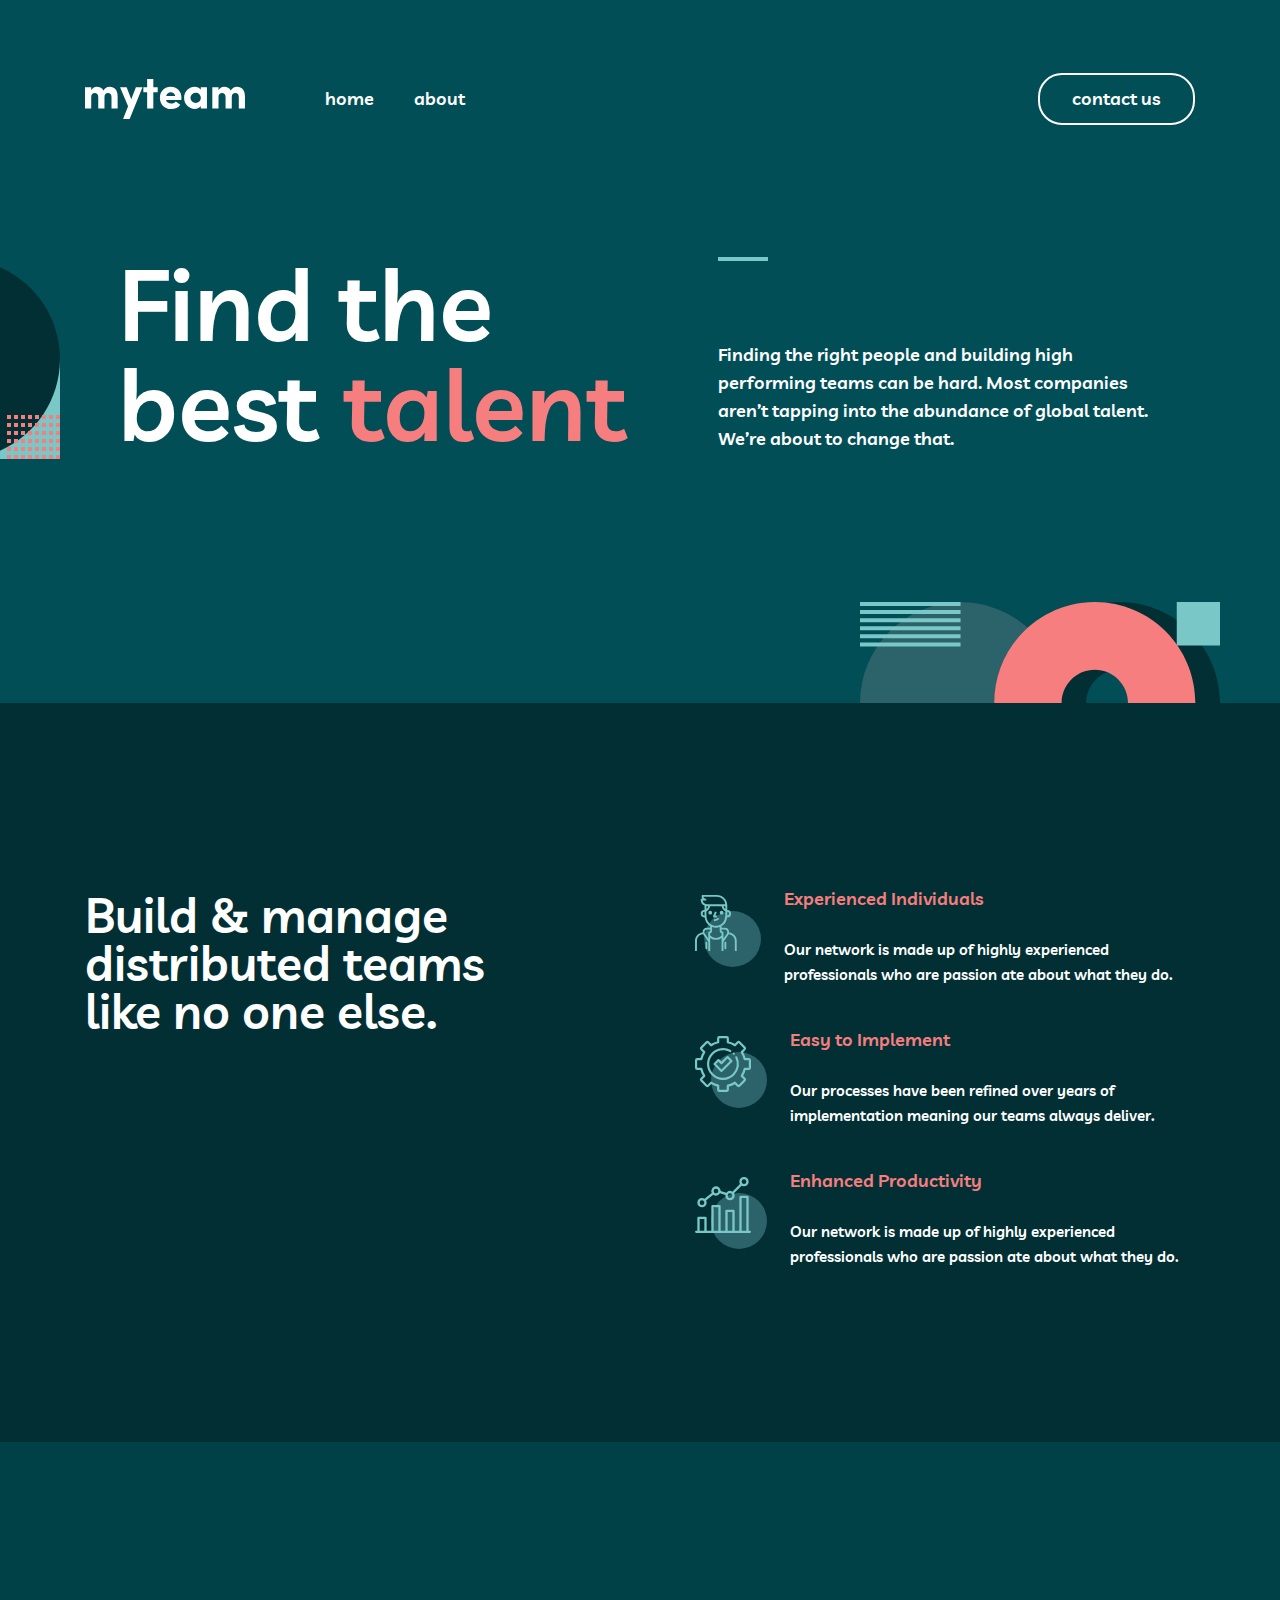
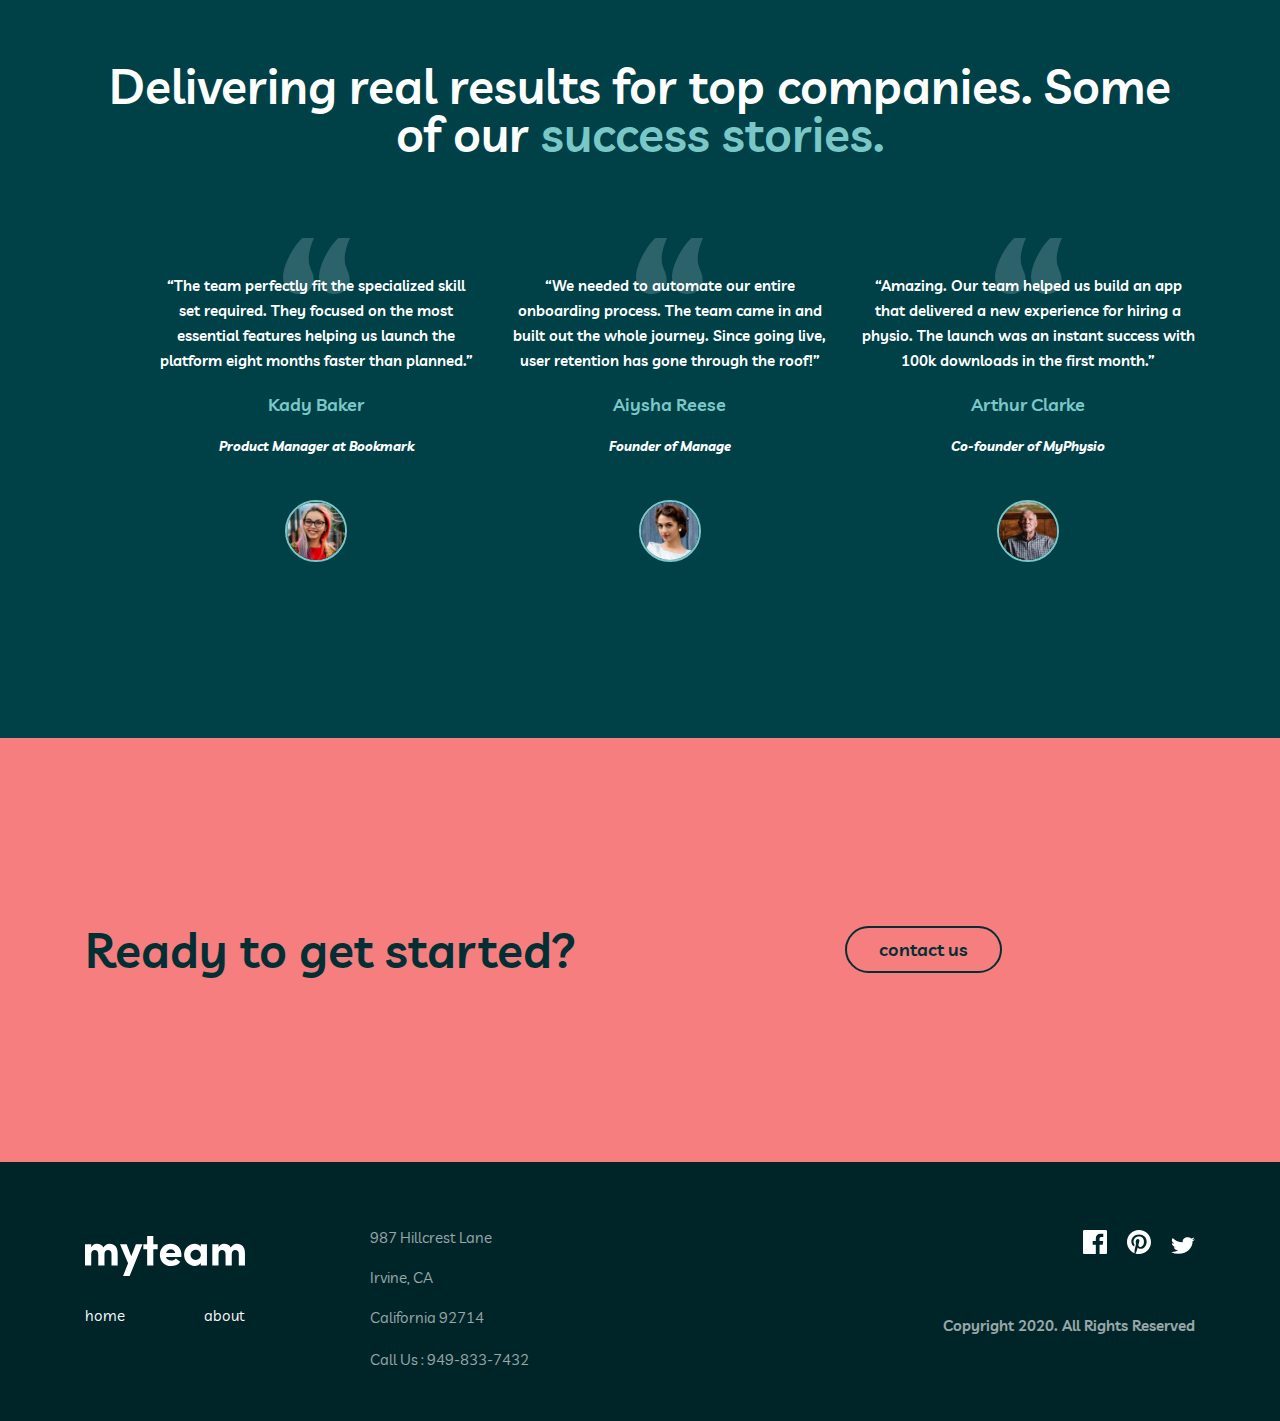
<file: index.html>
<!DOCTYPE html>
<html lang="en">

<head>
  <meta charset="UTF-8">
  <meta http-equiv="X-UA-Compatible" content="IE=edge">
  <meta name="viewport" content="width=device-width, initial-scale=1.0">
  <title>MyTeam</title>
  <link rel="stylesheet" href="./styles/normalize.css">
  <link rel="stylesheet" href="./styles/main.css">
</head>

<body>

  <header class="site-header">
    <div class="container">
      <div class="header-inner">
        <div class="logo-nav">
          <a class="logo-link" href="./index.html">
            <img class="logo" src="./img/myteam.svg" alt="logo" width="160" height="40">
          </a>
          
          <nav class="navbar">
            <ul class="nav-list">
              <li class="nav-item">
                <a class="nav-item-link" href="./index.html">home</a>
              </li>
              <li class="nav-item">
                <a class="nav-item-link" href="./about.html">about</a>
              </li>
            </ul> 
          </nav>
        </div>  
        <a class="contact-us" href="#link">contact us</a>
        <label class="header__label">
          <input class="header__input-cont visually-hidden" type="checkbox">
          <div class="modal">
              <ul class="modal__list">
                  <li class="modal__item">
                <a class="nav-item-link" href="./index.html">home</a>
                  </li>
          
                  <li class="modal__item">
                <a class="nav-item-link" href="./about.html">about</a>
                  </li>
                  <li class="modal__item">
                    <a class="contact-last-us" href="#link">contact us</a>
                      </li>
              </ul>
          </div>
          <img class="header__hamburger" src="./img/hamburger.png" alt="Hamburger img" width="25" height="25">
          <img class="header__hamburger2" src="./img/delete.svg" alt="delete img" width="25" height="25">

      </label>
      </div>
    </div>
  </header>

  <main class="site-main">
    <h1 class="vissualy-hidden" hidden>MYteam</h1>
    
    <section class="hero-section">
      <div class="container hero-section__container">
        <h2 class="site-main__title">Find the best <span class="site-main__span">talent</span></h2>
        <p class="site-main__text">Finding the right people and building high performing teams can be hard.
           Most companies aren’t tapping into the abundance of global talent.
           We’re about to change that.</p>
      </div>
    </section>
    
    <section class="second-section">
      <div class="container">
        <div class="second-content">
           <div class="content-box1">
            <h3 class="second-content-title">
              Build & manage distributed teams like no one else.
            </h3>
           </div>
           <div class="content-box2">
            <ul class="content-list">
              <li class="content-list-item">
                <img class="content-img" src="./img/icon-person.svg" alt="person icon svg" width="72" height="72">
                <div class="content-pox">
              <h4 class="content-box2-title"><span class="site-main__span">Experienced Individuals</span></h4>
            <p class="content-box2-text">Our network is made up of highly experienced professionals who are passion ate about what they do.</p>
          </div></li>
              <li class="content-list-item">
                <img class="content-img" src="./img/icon-cog.svg" alt="cog icon svg" width="72" height="72">
                <div>
                  <h4 class="content-box2-title"><span class="site-main__span">Easy to Implement</span></h4>
                  <p class="content-box2-text">Our processes have been refined over years of implementation meaning our teams always deliver.</p>
                </div></li>
              <li class="content-list-item">
                <img class="content-img" src="./img/icon-chart.svg" alt="chart icon svg" width="72" height="72">
                <div>
                  <h4 class="content-box2-title"><span class="site-main__span" >Enhanced Productivity</span></h4>
                  <p class="content-box2-text">Our network is made up of highly experienced professionals who are passion ate about what they do.</p>
                </div>
              </li>
            </ul>
           </div>
        </div>
      </div>
    </section>
    
    <section class="third-section">
       <div class="container">
         <h5 class="third-section-title">
          Delivering real results for top companies. Some of our <span class="third-section-span">success stories.</span>
         </h5>
        <div class="third-content">
          <ul class="third-content-list">
            <li class="third-content-list-item">
              <p class="third-content-text"> “The team perfectly fit the specialized skill set required. They focused on the most essential features helping us launch the platform eight months faster than planned.”</p>
              <p><span class="third-section-span">Kady Baker</span></p>
              <p class="third-content-last-text">Product Manager at Bookmark</p>
              <img class="third-content-img" src="./img/avatar-kady.jpg" alt="kady jpg" width="62" height="62">
            </li>
            <li class="third-content-list-item">
              <p class="third-content-text">“We needed to automate our entire onboarding process. The team came in and built out the whole journey. Since going live, user retention has gone through the roof!”</p>
              <p><span class="third-section-span">Aiysha Reese</span><p>
              <p class="third-content-last-text">Founder of Manage</p>
              <img class="third-content-img" src="./img/avatar-aiysha.jpg" alt="artur jpg" width="62" height="62">
             
            </li>
            <li class="third-content-list-item">
              <p  class="third-content-text">“Amazing. Our team helped us build an app that delivered a new experience for hiring a physio. The launch was an instant success with 100k downloads in the first month.”</p>
              <p><span class="third-section-span">Arthur Clarke</span></p>
              <p class="third-content-last-text" >Co-founder of MyPhysio</p>
              <img class="third-content-img" src="./img/avatar-arthur.jpg" alt="aysha jpg" width="62" height="62">
            </li>
          </ul>
        </div>  
       </div>
    </section>
    
    <section class="fourth-section">
      <div class="container">
        <div class="fourth-list">
          <div>
        <h6 class="fourth-section-title">Ready to get started?</h6>
          </div>
        <div>
          <a class="contact-last2-us" href="#link">contact us</a>
        </div>
        </div>
      </div>

    </section>
   </main>
  <!-- FOOTER START  -->
   <footer class="site-footer">
    <div class="container">
      <div class="footer">
        <div class="footer-left">
          <div class="footer-menu">
            <a href="index.html"><img class="logo-footer" src="./img/myteam.svg" alt="myteam" width="160"
                height="40"></a>
            <ul class="footer-menu-list">
              <li class="footer-menu-items">
                <a  class="navbar-link" href="index.html">home</a>
              </li>
              <li class="footer-menu-items">
                <a class="navbar-link" href="about.html">about</a>
              </li>
            </ul>
          </div>
          <div class="footer-address">
            <p class="addres-text" >987 Hillcrest Lane</p>
            <p class="addres-text">Irvine, CA</p>
            <p class="addres-text">California 92714</p>
            <a class="navbar-link" href="tel:949-833-7432">Call Us : 949-833-7432</a>
          </div>
        </div>
        <div class="footer-right">
          <div class="icon-links">
            <a class="footer-link" href="https://www.facebook.com/" target="blank"><img src="./img/icon-facebook.svg" alt="facebook" width="24"
                height="24"></a>
            <a class="footer-link" href="https://www.pinterest.com/" target="blank"><img src="./img/icon-pinterest.svg" alt="pinterest"
                width="24" height="24"></a>
            <a class="footer-link" href="https://twitter.com/?lang=ru" target="blank"><img src="./img/icon-twitter.svg" alt="twitter" width="24"
                height="17"></a>
          </div>
          <p class="footer-right-text">Copyright 2020. All Rights Reserved</p>
        </div>
      </div>
    </div>
  </footer>

</body>
</html>
</file>
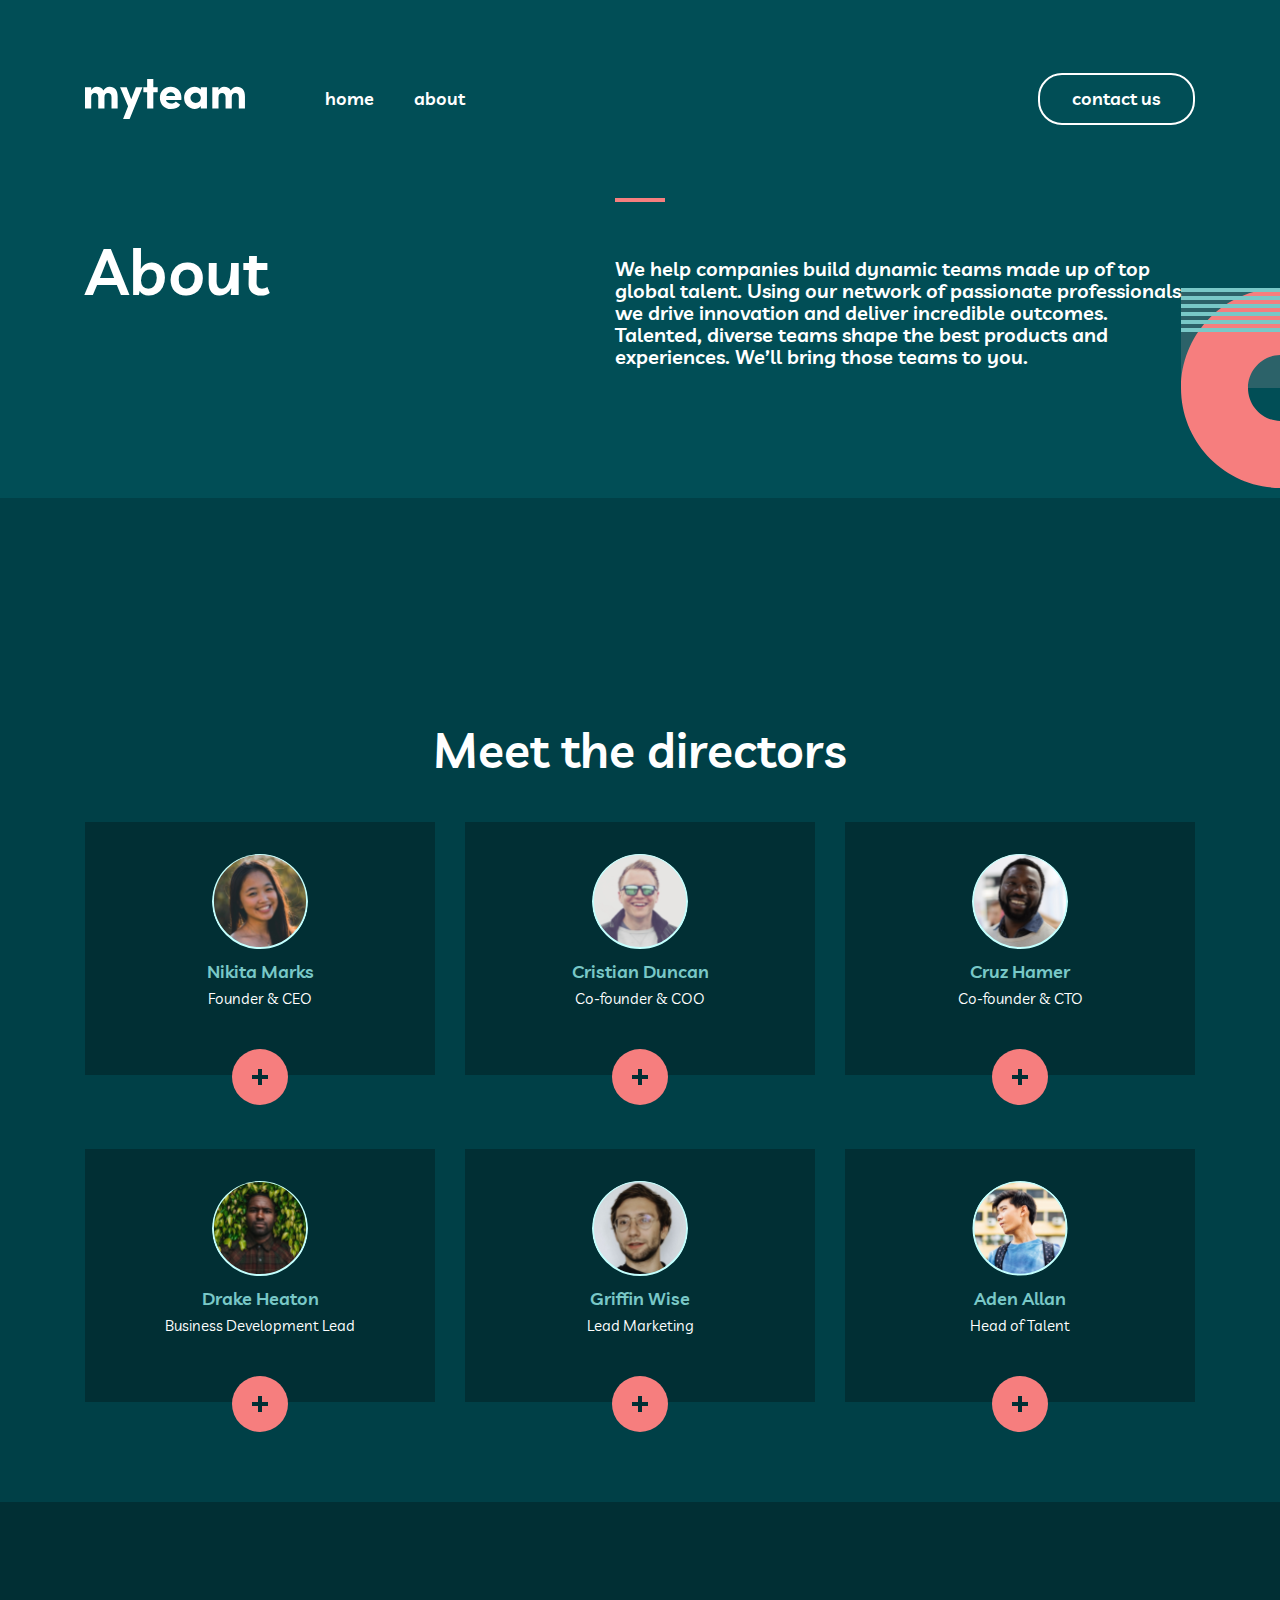
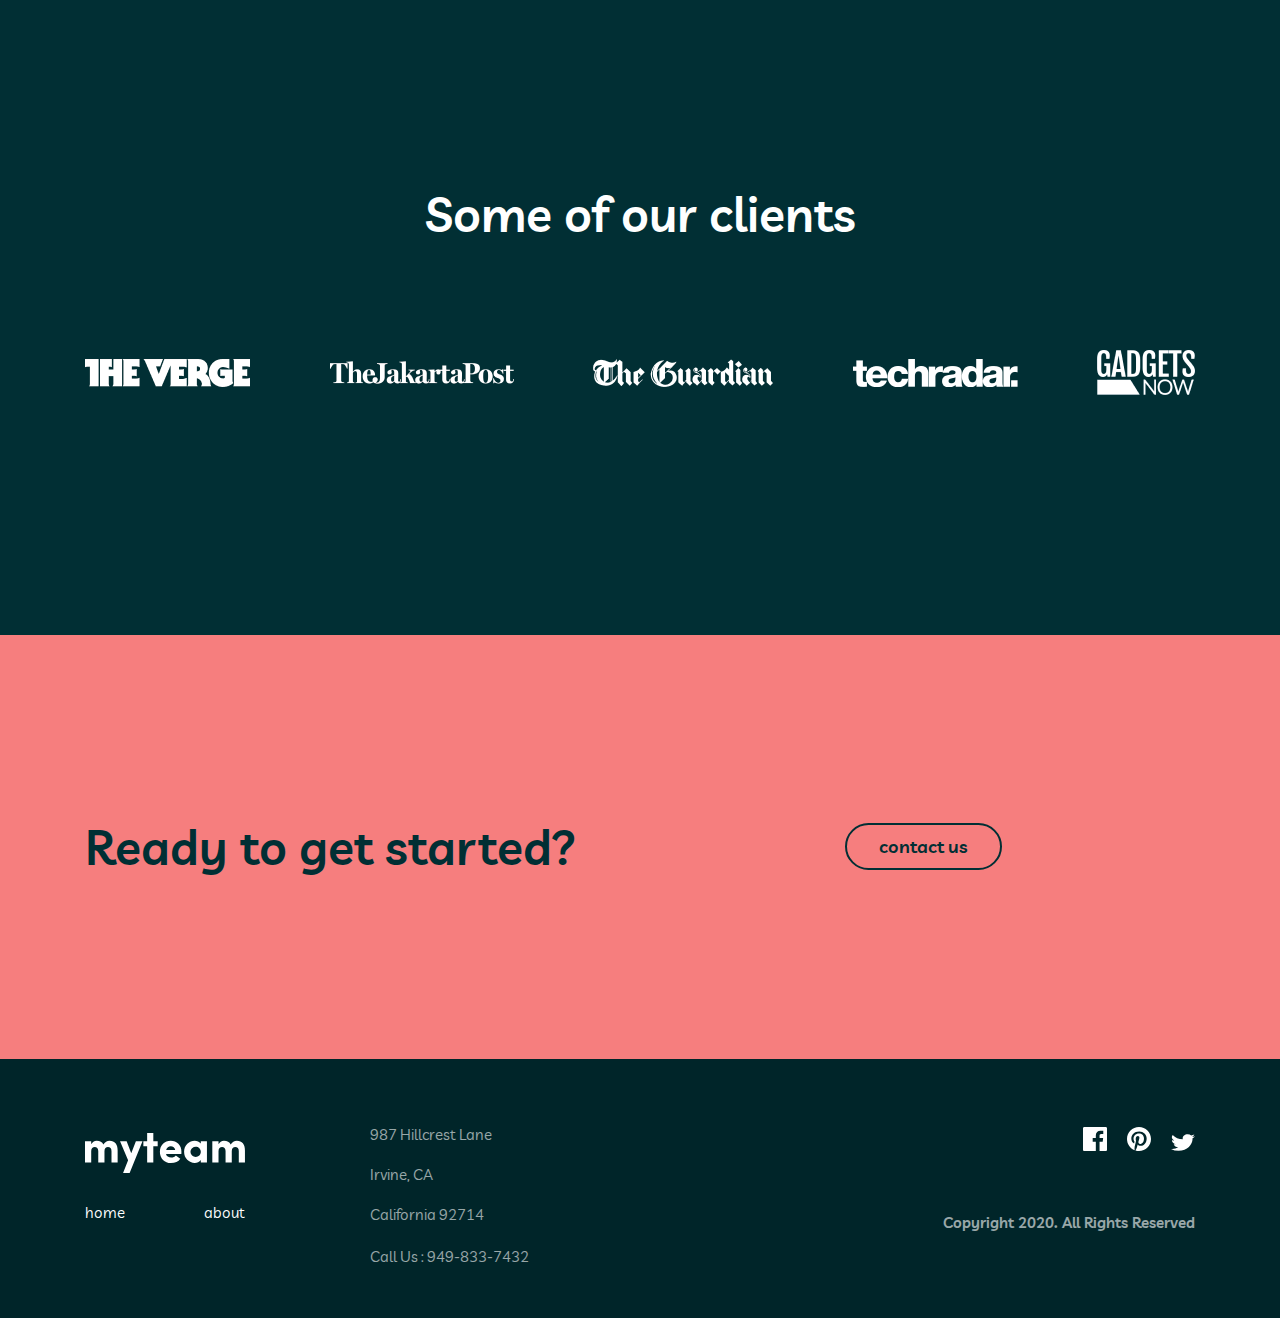
<file: about.html>
<!DOCTYPE html>
<html lang="en">

<head>
  <meta charset="UTF-8">
  <meta http-equiv="X-UA-Compatible" content="IE=edge">
  <meta name="viewport" content="width=device-width, initial-scale=1.0">
  <title>About</title>
  <link rel="stylesheet" href="./styles/normalize.css">
  <link rel="stylesheet" href="./styles/main.css">
</head>

<body>

  <header class="site-header">
    <div class="container">
      <div class="header-inner">
        <div class="logo-nav">
          <a class="logo-link" href="./index.html">
            <img class="logo" src="./img/myteam.svg" alt="logo" width="160" height="40">
          </a>
          
          <nav class="navbar">
            <ul class="nav-list">
              <li class="nav-item">
                <a class="nav-item-link" href="./index.html">home</a>
              </li>
              <li class="nav-item">
                <a class="nav-item-link" href="./about.html">about</a>
              </li>
            </ul> 
          </nav>
        </div>  
        <a class="contact-us" href="#link">contact us</a>
        <label class="header__label">
          <input class="header__input-cont visually-hidden" type="checkbox">
          <div class="modal">
              <ul class="modal__list">
                  <li class="modal__item">
                <a class="nav-item-link" href="./index.html">home</a>
                  </li>
          
                  <li class="modal__item">
                <a class="nav-item-link" href="./about.html">about</a>
                  </li>
                  <li class="modal__item">
                    <a class="contact-last-us" href="#link">contact us</a>
                      </li>
              </ul>
          </div>
          <img class="header__hamburger" src="./img/hamburger.png" alt="Hamburger img" width="25" height="25">
          <img class="header__hamburger2" src="./img/delete.svg" alt="delete img" width="25" height="25">

      </label>
      </div>
    </div>
  </header>
  
  
  <!-- MAIN START  -->
  
  <main class="site-main">
    <h1 class="visually-hidden" hidden>About</h1>
    <section class="main__section">
        <div class="container">
            <div class="section__about">
              <div>
              <h2 class="section__about-title">About</h2>

              </div>
              <div class="about__text">
                <span class="about__text-span"></span>
                <p class="about__text-p ">
                  We help companies build dynamic teams made up of top global talent. Using our network of passionate professionals we drive innovation and deliver incredible outcomes. Talented, diverse teams shape the best products and experiences. We’ll bring those teams to you.
                </p>
              </div>  
            </div>
            </div>
          </section>

    <section class="directors">
      <div class="container">
        <h3 class="directors__title">
          Meet the directors
        </h3>

        <div class="directors__inner">
          <ul class="directors__list">
            <li class="directors__item director">
              <button class="director__button" type="button">
                <img class="director__button-img" src="./img/plus.svg" alt="button img" width="16"
                  height="16">
              </button>

              <div class="director__content">
                <div class="director__content-left">
                  <img class="director__picture" src="./img/nikita.svg" alt="Avatar" width="96"
                    height="96">

                  <div class="director__name">Nikita Marks</div>
                  <div class="director__position">Founder & CEO</div>
                </div>
                <div class="director__content-right">
                  <div class="director__name">Nikita Marks</div>
                  <blockquote class="director__quote">
                    “Empowered teams create truly amazing products. Set the north star and let them follow it.”
                  </blockquote>
                  <a href="" class="director__content-link"><img class="director__content-img" src="./img/Path.svg" alt="twitter logo"  width="25" height="25"></a>
            
                  <a href="" class="director__content-link"><img  class="director__content-img" src="./img/Shape.svg" alt="linkedin logo"  width="20" height="20"></a>
                  
                </div>
              </div>
            </li>

            <li class="directors__item director">
              <button class="director__button" type="button">
                <img class="director__button-img" src="./img/plus.svg" alt="button img" width="16"
                  height="16">
              </button>

              <div class="director__content">
                <div class="director__content-left">
                  <img class="director__picture" src="./img/cristian.svg" alt="Avatar" width="96"
                    height="96">

                  <div class="director__name">Cristian Duncan</div>

                  <div class="director__position">Co-founder & COO</div>
                </div>

                <div class="director__content-right">
                  <div class="director__name">Cristian Duncan</div>

                  <blockquote class="director__quote">
                    “Empowered teams create truly amazing products. Set the north star and let them follow it.”
                  </blockquote>

                  <a href="" class="director__content-link"><img class="director__content-img" src="./img/Path.svg" alt="twitter logo"  width="25" height="25"></a>
                  
                  <a href="" class="director__content-link"><img  class="director__content-img" src="./img/Shape.svg" alt="linkedin logo"  width="20" height="20"></a>
                  
                </div>
              </div>
            </li>

            <li class="directors__item director">
              <button class="director__button" type="button">
                <img class="director__button-img" src="./img/plus.svg" alt="button img" width="16"
                  height="16">
              </button>

              <div class="director__content">
                <div class="director__content-left">
                  <img class="director__picture" src="./img/cruz.svg" alt="Avatar" width="96"
                    height="96">

                  <div class="director__name">Cruz Hamer</div>

                  <div class="director__position">Co-founder & CTO</div>
                </div>

                <div class="director__content-right">
                  <div class="director__name">Cruz Hamer</div>

                  <blockquote class="director__quote">
                    “Empowered teams create truly amazing products. Set the north star and let them follow it.”
                  </blockquote>

                  <a href="" class="director__content-link"><img class="director__content-img" src="./img/Path.svg" alt="twitter logo"  width="25" height="25"></a>
                  
                  <a href="" class="director__content-link"><img  class="director__content-img" src="./img/Shape.svg" alt="linkedin logo"  width="20" height="20"></a>
                  
                </div>
              </div>
            </li>

            <li class="directors__item director">
              <button class="director__button" type="button">
                <img class="director__button-img" src="./img/plus.svg" alt="button img" width="16"
                  height="16">
              </button>

              <div class="director__content">
                <div class="director__content-left">
                  <img class="director__picture" src="./img/drake.svg" alt="Avatar" width="96"
                    height="96">

                  <div class="director__name">Drake Heaton</div>

                  <div class="director__position">Business Development Lead</div>
                </div>

                <div class="director__content-right">
                  <div class="director__name">Drake Heaton</div>

                  <blockquote class="director__quote">
                    “Empowered teams create truly amazing products. Set the north star and let them follow it.”
                  </blockquote>
                  <a href="" class="director__content-link"><img class="director__content-img" src="./img/Path.svg" alt="twitter logo"  width="25" height="25"></a>
                  
                  <a href="" class="director__content-link"><img  class="director__content-img" src="./img/Shape.svg" alt="linkedin logo"  width="20" height="20"></a>
                  
                </div>
              </div>
            </li>

            <li class="directors__item director">
              <button class="director__button" type="button">
                <img class="director__button-img" src="./img/plus.svg" alt="button img" width="16"
                  height="16">
              </button>

              <div class="director__content">
                <div class="director__content-left">
                  <img class="director__picture" src="./img/grifin.svg" alt="Avatar" width="96"
                    height="96">

                  <div class="director__name">Griffin Wise</div>

                  <div class="director__position">Lead Marketing</div>
                </div>

                <div class="director__content-right">
                  <div class="director__name">Griffin Wise</div>

                  <blockquote class="director__quote">
                    “Empowered teams create truly amazing products. Set the north star and let them follow it.”
                  </blockquote>
                  <a href="" class="director__content-link"><img class="director__content-img" src="./img/Path.svg" alt="twitter logo"  width="25" height="25"></a>
                  
                  <a href="" class="director__content-link"><img  class="director__content-img" src="./img/Shape.svg" alt="linkedin logo"  width="20" height="20"></a>
                  
                  
                </div>
              </div>
            </li>

            <li class="directors__item director">
              <button class="director__button" type="button">
                <img class="director__button-img" src="./img/plus.svg" alt="button img" width="16"
                  height="16">
              </button>

              <div class="director__content">
                <div class="director__content-left">
                  <img class="director__picture" src="./img/aden.svg" alt="Avatar" width="96"
                    height="96">

                  <div class="director__name">Aden Allan</div>

                  <div class="director__position">Head of Talent</div>
                </div>

                <div class="director__content-right">
                  <div class="director__name">Aden Allan</div>

                  <blockquote class="director__quote">
                    “Empowered teams create truly amazing products. Set the north star and let them follow it.”
                  </blockquote>
                  <a href="" class="director__content-link"><img class="director__content-img" src="./img/Path.svg" alt="twitter logo"  width="25" height="25"></a>
                  
                  <a href="" class="director__content-link"><img  class="director__content-img" src="./img/Shape.svg" alt="linkedin logo"  width="20" height="20"></a>
                  
                </div>
              </div>
            </li>
          </ul>
        </div>
      </div>
    </section>

    <section class="section-brend">
      <div class="container">
                <div class="section__some">
                  <h3 class="client">Some of our clients</h3>
                  <div class="section__some-imgs">
                    <img class="section__some-img-1" src="./img/logo-verge.png" alt="verge.png" width="165" height="28">
                    <img class="section__some-img-2" src="./img/logo-jakarta.png" alt="jakarta" width="184" height="23">
                    <img class="section__some-img-3" src="./img/logo-guardian.png" alt="guardian" width="180" height="28">
                    <img class="section__some-img-4" src="./img/logo-techradar.png" alt="techradar" width="165" height="28">
                    <img class="section__some-img-5" src="./img/logo-gatgets.png" alt="gadgets" width="98" height="45">
                  </div>
                </div>
              </div>
            </section>

    <section class="fourth-section">
      <div class="container">
        <div class="fourth-list">
          <div>
        <h6 class="fourth-section-title">Ready to get started?</h6>
          </div>
        <div>
          <a class="contact-last2-us" href="#link">contact us</a>
        </div>
        </div>
      </div>

    </section>
  </main>
 
  <!-- FOOTER START  -->

  <footer class="site-footer">
    <div class="container">
      <div class="footer">
        <div class="footer-left">
          <div class="footer-menu">
            <a href="index.html"><img class="logo-footer" src="./img/myteam.svg" alt="myteam" width="160"
                height="40"></a>
            <ul class="footer-menu-list">
              <li class="footer-menu-items">
                <a  class="navbar-link" href="index.html">home</a>
              </li>
              <li class="footer-menu-last-items">
                <a class="navbar-link" href="about.html">about</a>
              </li>
            </ul>
          </div>
          <div class="footer-address">
            <p class="addres-text" >987 Hillcrest Lane</p>
            <p class="addres-text">Irvine, CA</p>
            <p class="addres-text">California 92714</p>
            <a class="navbar-link" href="tel:949-833-7432">Call Us : 949-833-7432</a>
          </div>
        </div>
        <div class="footer-right">
          <div class="icon-links">
            <a class="footer-link" href="https://www.facebook.com/" target="blank"><img src="./img/icon-facebook.svg" alt="facebook" width="24"
                height="24"></a>
            <a class="footer-link" href="https://www.pinterest.com/" target="blank"><img src="./img/icon-pinterest.svg" alt="pinterest"
                width="24" height="24"></a>
            <a class="footer-link" href="https://twitter.com/?lang=ru" target="blank"><img src="./img/icon-twitter.svg" alt="twitter" width="24"
                height="17"></a>
          </div>
          <p class="footer-right-text">Copyright 2020. All Rights Reserved</p>
        </div>
      </div>
    </div>
  </footer>
</body>

</html>
</file>
<file: styles/main.css>
@font-face {
  font-family: 'Livvic';
  font-style: normal;
  font-weight: 400;
  src: url('../fonts/livvic-v13-latin-regular.woff2') format('woff2'), /* Chrome 26+, Opera 23+, Firefox 39+ */
       url('../fonts/livvic-v13-latin-regular.woff') format('woff'); /* Chrome 6+, Firefox 3.6+, IE 9+, Safari 5.1+ */
}
@font-face {
  font-family: 'Livvic';
  font-style: normal;
  font-weight: 600;
  src: url('../fonts/livvic-v13-latin-600.woff2') format('woff2'), /* Chrome 26+, Opera 23+, Firefox 39+ */
       url('../fonts/livvic-v13-latin-600.woff') format('woff'); /* Chrome 6+, Firefox 3.6+, IE 9+, Safari 5.1+ */
}
@font-face {
  font-family: 'Livvic';
  font-style: italic;
  font-weight: 700;
  src: url('../fonts/livvic-v13-latin-700italic.woff2') format('woff2'), /* Chrome 26+, Opera 23+, Firefox 39+ */
       url('../fonts/livvic-v13-latin-700italic.woff') format('woff'); /* Chrome 6+, Firefox 3.6+, IE 9+, Safari 5.1+ */
}
*{
  box-sizing: border-box;
  text-decoration: none;
  list-style: none;
}

body {
  padding: 0;
  margin: 0;
  font-family: "Livvic", "Arial", sans-serif;
  font-weight: 600;
  font-size: 18px;
  line-height: 28px;
  color: #ffffff;
}
.visually-hidden {
  position: absolute;
  width: 1px;
  height: 1px;
  margin: -1px;
  border: 0;
  padding: 0;
  clip: rect(0 0 0 0);
  overflow: hidden;
}
.container {
  max-width: 1150px;
  padding-left: 20px;
  padding-right: 20px;
  margin-left: auto;
  margin-right: auto;
}

.site-header {
  background-color: #014e56;
}

.header-inner {
  display: flex;
  justify-content: space-between;
  align-items: center;
  padding-top: 73px;
  padding-bottom: 73px;
}

.logo-nav {
  display: flex;
  align-items: center;
}

.logo-link {
  display: inline-block;
}

.logo {
  display: block;
  width: 160px;
  height: 40px;
  transition: all 0.3s ease;
}


.logo:hover {
  transition: all 0.3s ease;
  color: #f67e7e;
}

.navbar {
  margin-left: 80px;
}

.nav-list {
  list-style-type: none;
  margin: 0;
  padding: 0;
  display: flex;
  align-items: center;
}

.nav-item ~ .nav-item {
  margin-left: 40px;
}

.nav-item-link {
  text-decoration: none;
  color: #ffffff;
}

.nav-item-link:hover {
   color: #f67e7e;
}

.contact-us {
  padding: 10px 32px;
  text-decoration: none;
  color: #ffffff;
  border: solid 2px #ffffff;
  border-radius: 24px;
}

.contact-us:hover {
  color: #012f34;
  background-color: #fff;
  transition: color 0.3s ease,
}
.contact-us:active{
  color: #fff;
  background-color: #012f34;
  transition: color 0.3s ease,
}
.hamburger-button {
  display: none;
  background-color: transparent;
  border: none;
  cursor: pointer;
  position: relative;
}
.header__label{
  display: none;
}
.header__item + .header__item {
  margin-left: 30px;
}
.header__item-link{
  font-weight: 400;
  font-size: 14px;
  line-height: 16px;
  letter-spacing: 0.05em;
  text-transform: uppercase;
  color: #FFFFFF;
}
.modal{
  display: none;
  padding: 20px;
  position: absolute;
  top: 120px;
  right: 220px;
  width: 200px;
  background-color:#004047;
  border-radius: 10px;
}
.modal__item + .modal__item{
  margin-top: 20px;
}
.modal__item-link{
  color:#fff;
  padding-bottom: 5px;
}
.modal__item-link:hover{
  border-bottom: 2px solid #fff;
}

.header__input-cont:checked ~ .modal{
  display: block;
}
.header__hamburger2{
  display: none;
}



/* MAIN START  */

.hero-section{
  width: 100%;
  background-color: #014e56;
  background-image: url("../img/bg-pattern-home-1.svg"),  url("../img/bg-pattern-home-2.svg");
  background-repeat: no-repeat;
  background-position: left calc(50% - 680px) top 20%, 
  right calc(50% - 400px) bottom;
  background-size: 200px, 360px;
}

.hero-section__container {
  display: flex;
  justify-content: space-around;
  align-items: flex-end; 
  padding-top: 55px;
  padding-bottom: 250px;
}
.site-main__title {
  max-width: 535px;
  margin: 0;
  font-size: 100px;
  line-height: 100px;
  color: #fff;
}
.site-main__span {
  color: #f67e7e;
}
.site-main__text {
  max-width: 445px;
  margin: 0;
  font-weight: 600;
  font-size: 18px;
  line-height: 28px;
  color: #fff;
}

.site-main__text::before {
  content: "";
  display: block;
  margin-bottom: 80px;
  width: 50px;
  height: 4px;
  background-color: #79c8c7;
}


/* SECOND-SECTION START  */

.second-section{
  padding-top: 140px;
  padding-bottom: 140px;
  background: #012F34;
}
.second-content{
  display: flex;
  justify-content: space-between;
}
.content-box1{
  max-width: 440px;
}
.second-content-title{
  font-family: 'Livvic';
  font-style: normal;
  font-weight: 700;
  font-size: 48px;
  line-height: 48px;
  color: #FFFFFF;
}

.content-box2{
  max-width: 540px;
}
.content-list{
  display: block;

}
.content-list-item{
  display: flex; 
  justify-content: center;
  align-items: center;
  
}
.content-img{
  width: 72px;
  height: 72px;
  margin-right: 23px;
  
}
.content-box2-title{
  font-family: 'Livvic';
  font-style: normal;
  font-weight: 700;
  font-size: 18px;
  line-height: 28px;
  
}
.content-box2-text{
  max-width: 445px;
  font-family: 'Livvic';
  font-style: normal;
  font-weight: 600;
  font-size: 15px;
  line-height: 25px;
}


/* THIRD SECTION START  */
.third-section{
  padding-top: 140px;
  padding-bottom: 150px;
  background: #004047;
}
.third-section-title{
  font-family: 'Livvic';
  font-style: normal;
  font-weight: 700;
  font-size: 48px;
  line-height: 48px;
  text-align: center;
  color: #FFFFFF;
}
.third-section-span{
  color: #79C8C7;
}
.third-content-list{
  display: flex;
}
.third-content-list-item{
  background-image: url("../img/icon-quotes.svg");
  background-repeat: no-repeat;
  background-position-x: center;
  margin-left: 30px;
  text-align: center;
  padding-top: 20px;
}
.third-content-text{
  font-family: 'Livvic';
  font-style: normal;
  font-weight: 600;
  font-size: 15px;
  line-height: 25px;
  text-align: center;
  color: #FFFFFF;
}
.third-content-last-text{
  top: calc(50% - 18px/2 + 15px);
  font-family: 'Livvic';
  font-style: italic;
  font-weight: 500;
  font-size: 13px;
  line-height: 18px;
  text-align: center;
  color: #FFFFFF;
}
.third-content-img{
  margin-top: 32px;
  border-radius: 50px;
  border: 2px solid #79C8C7;
}

/* SECTION-FOURTH START  */

.fourth-section{
  background: #F67E7E;
  padding-top: 76px;
  padding-bottom: 76px;
  
}
.fourth-list{
  max-width: 917px;
  display: flex;
  justify-content: space-between;
  align-items: center;
}
.fourth-section-title{
  font-family: 'Livvic';
  font-style: normal;
  font-weight: 700;
  font-size: 48px;
  line-height: 48px;
  color: #012F34;
}
.contact-last2-us {
  padding: 10px 32px;
  text-decoration: none;
  color: #012f34;
  border: solid 2px #012f34;
  border-radius: 24px;
}


.contact-last2-us:hover {
  color: #f67e7e;
  background-color:#012f34;
  transition: color 0.3s ease,
}
.contact-last2-us:active{
  color: #012F34;
  background-color: #f67e7e;
  transition: color 0.3s ease,
}

/* FOOTER START  STYLES*/

.site-footer {
  background-color: #002529;
  padding: 48px 0;
}

.footer {
  display: flex;
  align-items: center;
  justify-content: space-between;
}

.footer-left {
  display: flex;
  align-items: center;

}

.logo-footer {
  display: block;
  width: 160px;
  height: 40px;
}

.footer-menu-list {
  margin-top: 25px;
  display: flex;
  justify-content: space-between;
}
.footer-menu-items {
 margin-left: -40px;

}


.footer-address {
  mix-blend-mode: normal;
  opacity: 0.6;
  margin-left: 125px;
}

.addres-text {
  font-weight: 400;
  font-size: 15px;
  line-height: 25px;
  color: #FFFFFF;
}

.navbar-link {
  font-weight: 400;
  font-size: 15px;
  line-height: 25px;
  color: #FFFFFF;
}

.footer-right {
  display: flex;
  flex-direction: column;
  align-items: flex-end;
}

.footer-link+.footer-link {
  margin-left: 16px;
}

.footer-right-text {
  font-size: 15px;
  line-height: 25px;
  text-align: right;
  color: #FFFFFF;
  mix-blend-mode: normal;
  opacity: 0.6;
  margin-top: 51px;
}

/* ABOUT STYLES start  */


.main__section{
  background-color:#014E56;
  background-image: url("../img/aboute-bacgroud-img-1.svg");
  background-repeat: no-repeat;
  background-position: right -1px bottom 10px;
  background-size: 100px, 100px;
}

.section__about {
  position: relative;
  display: flex;
  align-items: flex-start;
  justify-content: space-between;
  padding-bottom: 120px;
  padding-top: 40px;
}

.section__about-title {
  position: absolute;
  top: -30px;
  font-weight: 700;
  font-size: 64px;
  line-height: 100px;
  max-width: 300px;
  max-height: 80px;  
  color: white;
  vertical-align: top;
}

.about__text{
  color: white;
}

.about__text-span {
  position: absolute;
  top:0px;
  margin-bottom: 18px;
  width: 50px;
  height: 4px;
  border: none;
  background-color: #F67E7E;
}

.about__text-p {
  max-width: 580px;
  max-height: 100px;
  font-weight: 600;
  font-size: 20px;
  line-height: 22px;
}

/* DIRECTORS START STYLES   */

.directors {
  padding-top: 180px;
  padding-bottom: 100px;
  background-color: #004047;
}

.directors__title {
  font-weight: 700;
  font-size: 48px;
  line-height: 48px;
  text-align: center;
  color: #ffffff;   
}

.directors__list {
  display: flex;
  list-style-type: none;
  margin: 0;
  padding: 0;
  align-items: center;
  justify-content: space-between;
  flex-wrap: wrap;
}

.directors__item {
  position: relative;
  z-index: 1;
  height: 253px;
}

.directors__item:nth-child(-n+3) {
  margin-bottom: 74px;
}
.directors__item:nth-child(1) {
  margin-right: 25px;
}
.directors__item:nth-child(2) {
  margin-right: 25px;
}
.director__content {
  height: 253px;
  display: flex;
  flex-direction: column;
  background-color: #012f34;
  overflow: hidden;
}

.director__content-right {
  background-color: #012f34;
  transition: transform 1s ease;
}

.director__content-left {
  width: 350px;
  padding: 32px 24px 56px;
  text-align: center;
}

.director__picture {
  width: 96px;
  height: 96px;
  border-radius: 50%;
}

.director__name {
  color: #79c8c7;
}

.director__position {
  font-weight: 500;
  font-size: 15px;
  line-height: 25px;
  color: #ffffff;
}

.director__content-right {
  width: 350px;
  padding: 32px 24px 56px;
  text-align: center;
}

.director__quote {
  margin: 0;
  color: white;
  font-size: 16px;
}
.director__content-img{
  display: inline-block;
  width: 25px;
  height: 25px;
  margin-top: 10px;
}

.director__button {
  position: absolute;
  z-index: 2;
  left: 50%;
  bottom: -30px;
  transform: translate(-50%);
  padding: 20px;
  border: none;
  border-radius: 50%;
  background-color: #f67e7e;
  transition: background-color 0.3s ease;
}

.director__button:hover {
  background-color: #79c8c7;
}

.director__button:hover ~ .director__content .director__content-right {
  transform: translateY(-100%);
}

.director__button-img {
  display: block;
  width: 16px;
  height: 16px;
  transition: transform 0.3s ease;
}

.director__button:hover .director__button-img {
  transform: rotate(-45deg);
}

/* SECTION BREND START  */
.section-brend{
  background-color: #012F34;
  position: relative;
}
.section__some{
  padding-top: 100px;
  padding-bottom: 100px;
}


.client{
  font-weight: 700;
  font-size: 48px;
  line-height: 48px;
  text-align: center;
  color: #FFFFFF;
  padding: 140px 0 64px;
}

.section__some-imgs{
  display: flex;
  justify-content: space-between;
  align-items: center;
  padding-bottom: 140px;
}

.section__some-img-1{
  width: 165px;
  height: 28px;
}

.section__some-img-2{
  width: 184px;
  height: 23px;
}

.section__some-img-3{
  width: 180px;
  height: 28px;
}

.section__some-img-4{
  width: 165px;
  height: 28px;
}

.section__some-img-5{
  width: 98px;
  height: 45px;
}


@media only screen and (max-width:900px){
  .section__some{
    padding-top: 80px;
    padding-bottom: 80px;
  }
  
  
  .client{
    font-weight: 700;
    font-size: 36px;
    line-height: 36px;
    text-align: center;
    color: #FFFFFF;
  }
  
  .section__some-imgs{
     display: flex;
     flex-direction: column;
    padding-bottom: 100px;

  }
  .section__some-img-1{
    margin-bottom: 20px;
  }
  .section__some-img-2{
    margin-bottom: 20px;
  }
  .section__some-img-3{
    margin-bottom: 20px;
  }
  .section__some-img-4{
    margin-bottom: 20px;
  }
}

/* MEDIA START  */
@media only screen and (max-width: 860px) {
  .header-inner {
    padding-top: 64px;
    padding-bottom: 64px;
  }

  .logo {
    width: 128px;
    height: 32px;
  }

  .navbar {
    margin-left: 48px;
  }
  .nav-list{
    display: none;
  }
  .contact-us{
    display: none;
  }

 .modal{
  right: 0;
}
.modal__item{
  width: 200px;
  
}
 .header__label{
  display: block;

}
.header__input-cont:checked ~ .header__hamburger2{
   display: block; 
   transition: all 0.6s; 
  }
  .header__input-cont:checked ~ .header__hamburger{
   transition: all 0.6s; 
   display: none;
}
.nav-item-link:hover{
  color: #f67e7e;
}

    .contact-last-us{
      margin-right: 50px;
      padding: 6px 16px;
      text-decoration: none;
      color: #ffffff;
      border: solid 2px #ffffff;
      border-radius: 16px;
    }
    .contact-last-us:hover {
      color: #012f34;
      background-color: #fff;
      transition: color 0.3s ease,
    }
    .contact-last-us:active{
      color: #fff;
      background-color: #012f34;
      transition: color 0.3s ease,
    }
    .hero-section {
      background-image: none, url("../../img/bg-pattern-home-2.svg");
      background-repeat: no-repeat;
      background-position: center bottom;
      background-size: 200px, 360px;
    }
    .hero-section__container {
      display: flex;
     flex-direction: column;
     align-items: center;
    }
    .site-main__title {
      margin-bottom: 24px;
      max-width: 390px;
      font-size: 64px;
      line-height: 56px;
      text-align: center;
    }
    .site-main__text {
      max-width: 460px;
      font-size: 15px;
      text-align: center;
    }
    .site-main__text::before {
      display: none;
    }
    
.second-section{
  padding-top: 100px;
  padding-bottom: 100px;

}
.second-content{
  display: block;
}
.second-content-title{
  display: block;
  font-size: 36px;
  line-height: 36px;
}
.content-box1{
  display: block;
  max-width: 770px;
}

.content-box2{
  display: block;
  
}

.content-box2-title{
  font-size: 14px;
  line-height: 18px;
  
}
.content-box2-text{
  font-size: 12px;
  line-height: 15px;
}
.third-section{
  padding-top: 100px;
  padding-bottom: 100px;
  background: #004047;
}
.third-section-title{
  font-size: 32px;
  line-height: 32px;
 
}
.third-section-span{
  color: #79C8C7;
}
.third-content-list{
  display: block;
}


.fourth-section{
  background: #F67E7E;
  padding-top: 76px;
  padding-bottom: 76px;
  

}
.fourth-list{
  max-width: 100%;
  display: flex;
  align-items: center;
}
.fourth-section-title{
  font-size: 24px;
  line-height: 24px;

}
.contact-last2-us {
  padding: 8px 24px;
  text-decoration: none;
  color: #012f34;
  border: solid 2px #012f34;
  border-radius: 24px;
}
.contact-last2-us:hover{
  background-color: #012f34;
  color: #f67e7e;
  transition: color 0.3s ease,

}
.contact-last2-us:active{
  background-color: #f67e7e;
  color: #004047;
  transition: color 0.3s ease,

}
.footer {
  flex-direction: column;
}


.footer-left {
  width: 100%;
  align-items: flex-start;
  justify-content: space-between;
}

.logo-footer {
  width: 95px;
  height: 24px;
}

.footer-menu-items+.footer-menu-items {
  margin-left: 24px;
}

.footer-address {
  margin: 0;
}

.footer-right {
  width: 100%;
  flex-direction: row;
  justify-content: space-between;
}


/* ABOUT MEDIDA start  */

.section__about {
  display: block;
  padding-bottom: 100px;
  padding-top: 40px;
}

.section__about-title {
  font-weight: 700;
  font-size: 48px;
  max-width: 300px;
  color: white;
  display: block;
  margin-bottom: 80px;
}

.about__text-p {
  max-width: 480px;
  display: block;
  margin-top: 60px;

}

.directors {
  padding-top: 100px;
  padding-bottom: 80px;
  background-color: #004047;
}

.directors__title {
  font-weight: 700;
  font-size: 36px;
  line-height: 36px;
  text-align: center;
  color: #ffffff;   
}

.directors__list {
  display: flex;
  list-style-type: none;
  margin: 0;
  padding: 0;
  align-items: center;
  justify-content: space-between;
  flex-wrap: wrap;
}

.directors__item:nth-child(-n+6) {
  margin-bottom: 74px;
}

.directors__item:nth-child(2) {
  margin-right: -0px;
}

}

@media only screen and (max-width:760px){
  .header__label{
    display: block;
    z-index: 1;
 
   }
  .directors {
    padding-top: 80px;
    padding-bottom: 60px;
    background-color: #004047;
  }

  .directors__list {
    display: flex;
    list-style-type: none;
    margin-left: auto;
    margin-right: auto;
    padding: 0;
    align-items: center;
    flex-wrap: wrap;
  }
  
  .directors__item:nth-child(-n+6) {
    margin-bottom: 74px;
  }
  
  .directors__item:nth-child(2) {
    margin-right: -0px;
  }
}


@media only screen and (max-width: 650px) {

  .navbar, .contact-us {
    display: none;
  }
  
  .header__label{
   display: block;
   z-index: 1;

  }
 .modal{
  right: 0;
}
.modal__item{
  max-width: 300px;
  
}
.header__input-cont:checked ~ .header__hamburger2{
   display: block; 
   transition: all 0.6s; 
  }
  .header__input-cont:checked ~ .header__hamburger{
   transition: all 0.6s; 
   display: none;
}
.nav-item-link:hover{
  color: #f67e7e;
}

  

    .contact-last-us{
      padding: 6px 16px;
      text-decoration: none;
      color: #ffffff;
      border: solid 2px #ffffff;
      border-radius: 16px;
    }
    .header-inner {
      padding-top: 48px;
      padding-bottom: 48px;
    }
    .site-main__title {
      max-width: 240px;
      font-size: 40px;
      line-height: 40px;
    }
    .site-main__text{
      max-width: 360px;
    }
    
.second-section{
  padding-top: 80px;
  padding-bottom: 80px;
  background: #012F34;
}
.second-content{
  display: block;
}
.content-box1{
  max-width: 440px;
}
.second-content-title{
  font-size: 24px;
  line-height: 24px;
  color: #FFFFFF;
  text-align: center;
}

.content-box2{
  max-width: 540px;
}
.content-list{
  display: block;
  padding-right: 30px;
}
.content-list-item{
  display:block; 
  justify-content: center;
  align-items: center;
}

.content-img{
  margin-left: 38%;
}

.content-box2-title{
  font-family: 'Livvic';
  font-style: normal;
  font-weight: 700;
  font-size: 12px;
  line-height: 16px;
  text-align: center;  
}
.content-box2-text{
  max-width: 445px;
  font-family: 'Livvic';
  font-style: normal;
  font-weight: 600;
  font-size: 12px;
  line-height: 14px;
  text-align: center;
}

.third-section{
  padding-top: 140px;
  padding-bottom: 160px;
  background: #004047;

}
.third-section-title{
  font-size: 32px;
  line-height: 32px;
 
}
.third-section-span{
  color: #79C8C7;
}
.third-content-list{
  display: block;
  padding-right: 30px;
}
.third-content-img{
  margin-bottom: 60px;
}

.fourth-section{
  padding-top: 84px;
  padding-bottom: 84px;
  


}
.fourth-list{
  display: block;
  text-align: center;

}
.fourth-section-title{
  font-size: 24px;
  line-height: 24px;

}
.contact-last2-us {
  padding: 6px 14px;
  text-decoration: none;
  color: #012f34;
  border: solid 2px #012f34;
  border-radius: 18px;
}
.contact-last2-us:hover{
  background-color: #012f34;
  color: #f67e7e;
  transition: color 0.3s ease,

}
.contact-last2-us:active{
  background-color: #f67e7e;
  color: #004047;
  transition: color 0.3s ease,

}


.footer-left {
  width: 100%;
  flex-direction: column;
  align-items: center;
  text-align: center;
}

.logo-footer {
  margin: 0 auto;
}

.footer-menu {
  margin-bottom: 24px;
}

.logo-footer {
  width: 95px;
  height: 24px;
}

.footer-right {
  margin-top: 40px;
  flex-direction: column;
  align-items: center;
}

.footer-right-text {
  margin-top: 16px;
}





/* ABOUT MEDIA START  */

.section__about {
  display: block;
  padding-bottom: 80px;
  padding-top: 40px;
  text-align: center;
}

.section__about-title {
   margin-left: 200px;
  font-weight: 600;
  font-size: 36px;
  max-width: 300px;
  color: white;
  display: block;
  margin-bottom: 80px;
}
.about__text-span{
  display: none;
}
.about__text-p {
  margin-left: 60px;
  max-width: 480px;
  display: block;
  margin-top: 40px;

}
.directors {
  padding-top: 80px;
  padding-bottom: 60px;
  background-color: #004047;
}

.directors__list {
  display: flex;
  list-style-type: none;
 justify-content: center;
  padding: 0;
  align-items: center;
  flex-wrap: wrap;
}

.directors__item:nth-child(-n+6) {
  margin-bottom: 74px;
}

.directors__item:nth-child(2) {
  margin-right: -0px;
}
.section__some{
  padding-top: 60px;
  padding-bottom: 60px;
}


.client{
  font-weight: 700;
  font-size: 24px;
  line-height: 24px;
  text-align: center;
  color: #FFFFFF;
}

.section__some-imgs{
   display: flex;
   flex-direction: column;
  padding-bottom: 80px;



}
}


/* ABOUT MEDIA START  */

@media only screen and (max-width: 480px){

.fourth-section{
  padding-top: 30px;
}
.section__about {
  display: block;
  padding-bottom: 80px;
  padding-top: 40px;
  text-align: center;
}

.section__about-title {
   margin-left: 80px;
   margin-right: 80px;
  font-weight: 600;
  font-size: 36px;
  max-width: 300px;
  color: white;
  display: block;
  margin-bottom: 80px;
}
.about__text-span{
  display: none;
}
.about__text-p {
  text-align: center;
  margin-left: 20px;
  max-width: 480px;
  display: block;
  margin-top: 40px;
}
.directors {
  padding-top: 80px;
  padding-bottom: 60px;
  background-color: #004047;
}

.directors__list {
  display: flex;
  list-style-type: none;
 justify-content: center;
  padding: 0;
  align-items: center;
  flex-wrap: wrap;
}

.directors__item:nth-child(-n+6) {
  margin-bottom: 74px;
}

.directors__item:nth-child(2) {
  margin-right: -0px;
}
.section__some{
  padding-top: 40px;
  padding-bottom: 40px;
}


.client{
  font-weight: 700;
  font-size: 24px;
  line-height: 24px;
  text-align: center;
  color: #FFFFFF;
}

.section__some-imgs{
   display: flex;
   flex-direction: column;
  padding-bottom: 80px;
}


}
</file>
